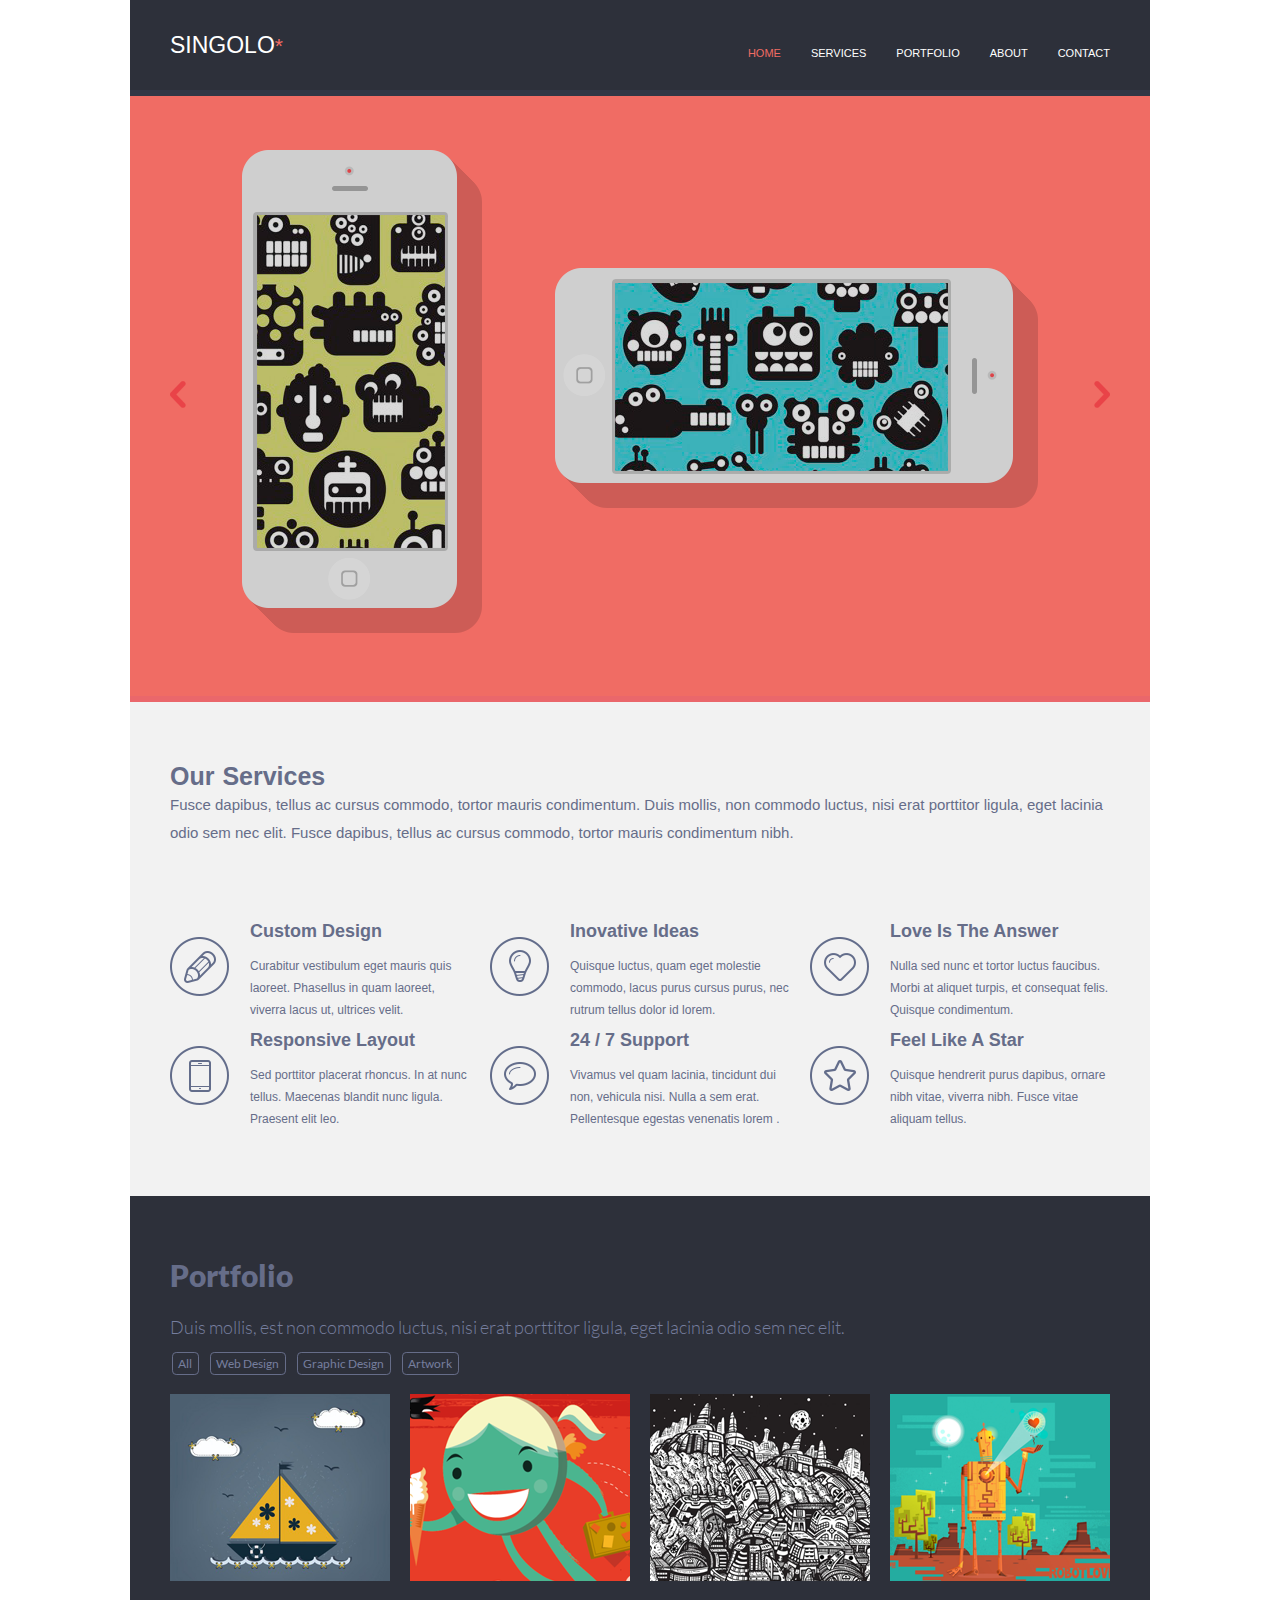
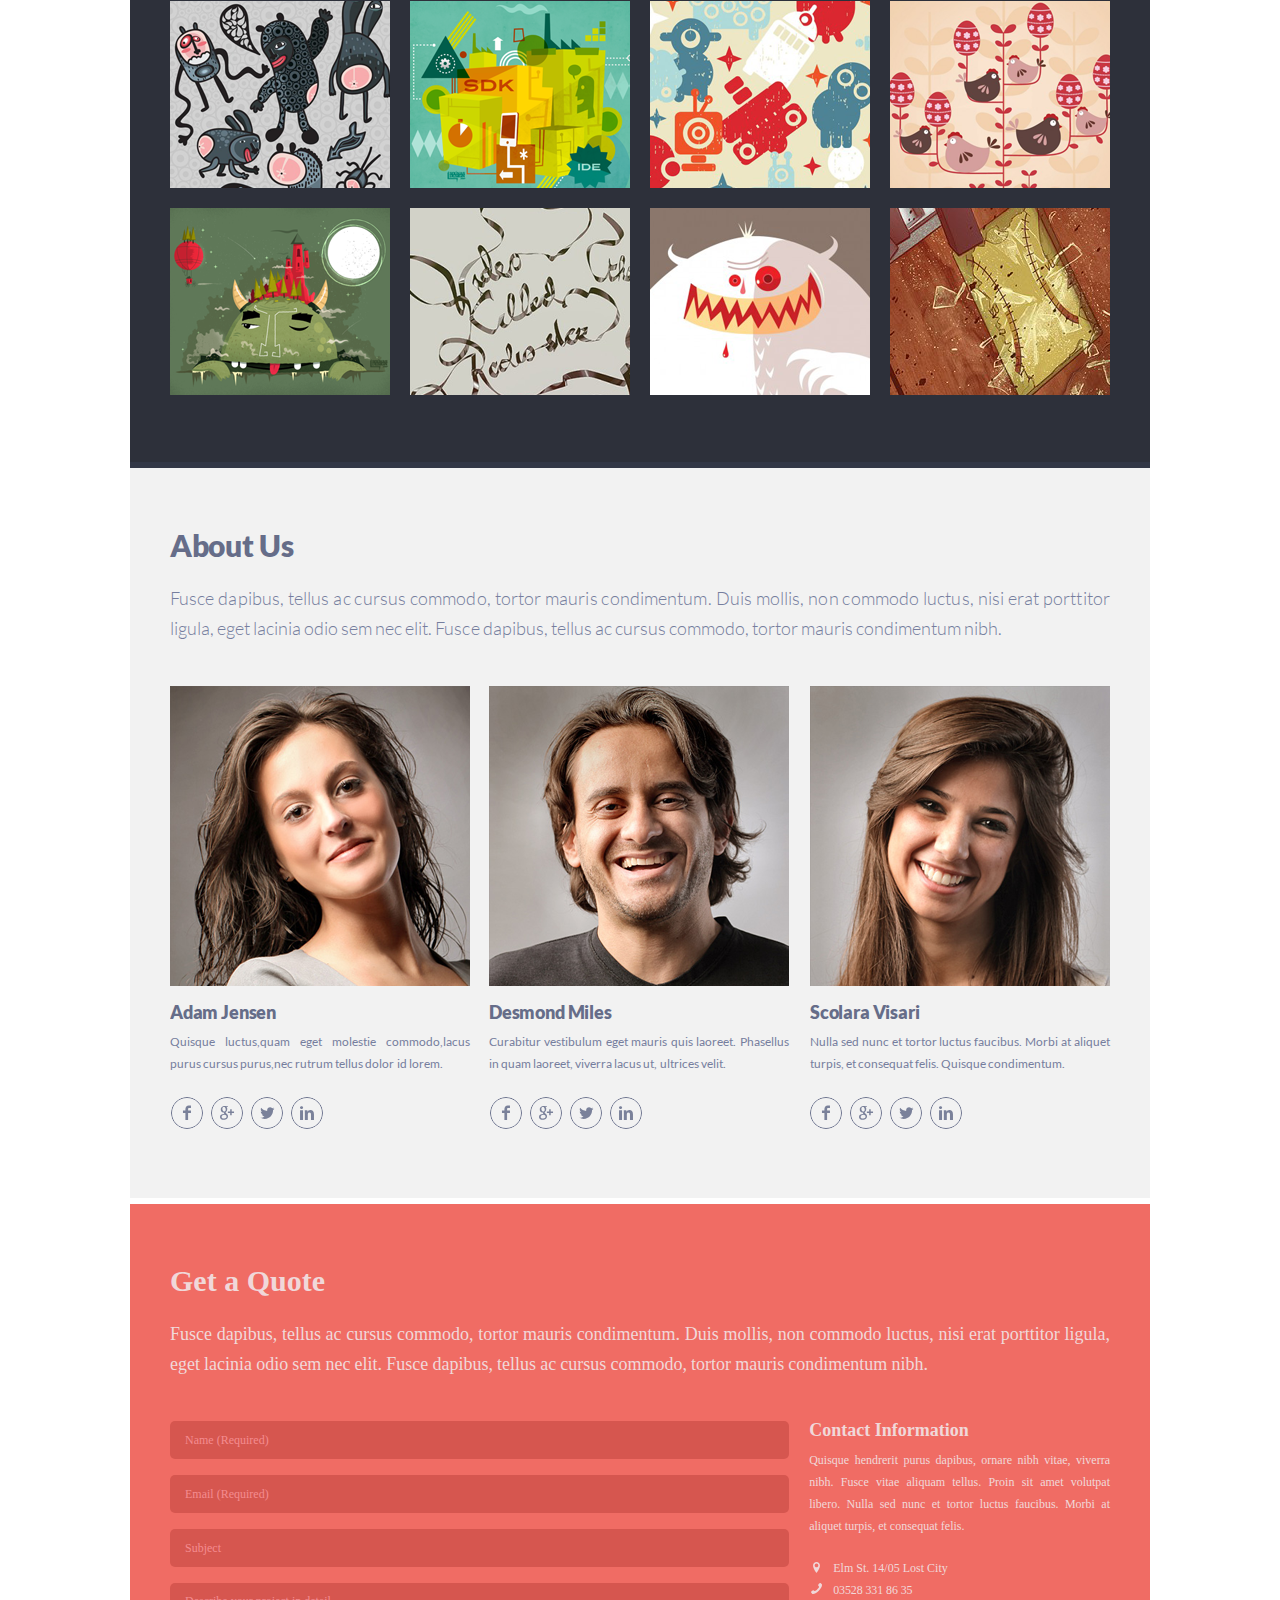
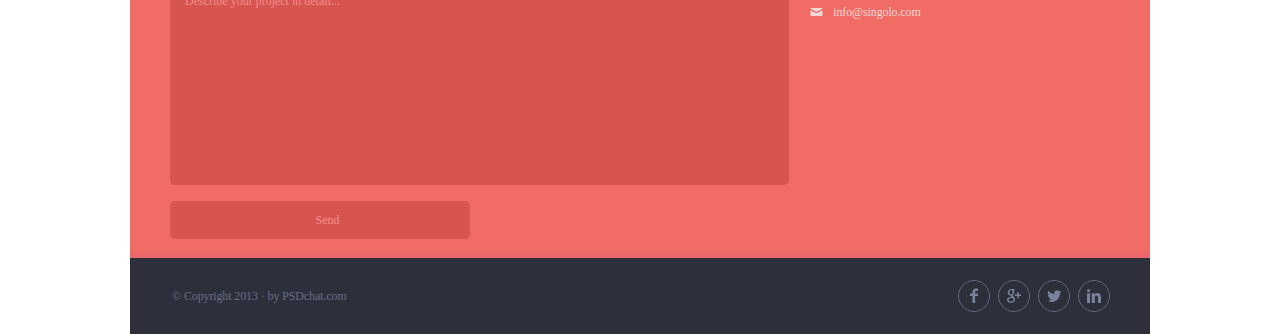
<file: index.html>
<!DOCTYPE html>
<html lang="en">
<head>
  <meta charset="UTF-8">
  <meta name="viewport" content="width=device-width, initial-scale=1.0">
  <link rel="stylesheet" href="fonts.css">
  <link rel="stylesheet" href="style.css">
  <title>Singolo</title>
</head>
<body>
  
  <header class="header">
    <div class="wrapper">
        <div class="header-content">
            <a><h1 class="logo">Singolo<flake>*</flake></h1></a>
            <nav class="header-navigation">
                <ul class="navigation">
                    <li><a href="#" class="active">Home</a></li>
                    <li><a href="#">Services</a></li>
                    <li><a href="#">Portfolio</a></li>
                    <li><a href="#">About</a></li>
                    <li><a href="#">Contact</a></li>
                </ul>
            </nav>
        </div>
        <div class="header-bottom"></div>
    </div>
</header>
<section class="slider">
<div class="wrapper">
    <div class="slider-content">
        <a class="slider-button-back"></a>
        <div class="vertical-phone">
            <img class="vertical-phone-base" src="assets/image/base-vertical-phone.png">
            <img class="vertical-phone-screen" src="assets/image/screen-vertical-phone.png">
            <img class="vertical-phone-shadow" src="assets/image/shadow-vertical-phone.png">
        </div>
        <div class="horizontal-phone">
            <img class="horizontal-phone-base" src="assets/image/base-horizontal-phone.png">
            <img class="horizontal-phone-screen" src="assets/image/screen-horizontal-phone.png">
            <img class="horizontal-phone-shadow"src="assets/image/shadow-horizontal-phone.png">
        </div>
        <a class="slider-button-forward"></a>
    </div>
    <div class="slider-bottom"></div>
  </div>
</section>

        <section class="our-services">
        <div class="wrapper1">
            <div class="our-services__content">
                <div class="our-services-text" >Our Services</div>
                <div class="annotation">Fusce dapibus, tellus ac cursus commodo, tortor mauris condimentum. Duis mollis, non commodo luctus, nisi erat porttitor ligula, eget lacinia odio sem nec elit. Fusce dapibus, tellus ac cursus commodo, tortor mauris condimentum nibh.</div>
                <div class="services">
                    <div class="card">
                        <div class="card__icon"><img src="assets/icons/pen.png" alt="card-1-icon"></div>
                        <div class="card__content">
                            <h4 class="card__title">Custom Design</h4>
                            <p class="card__description">Curabitur vestibulum eget mauris quis laoreet. Phasellus in quam laoreet, viverra lacus ut, ultrices velit.</p>
                        </div>
                    </div>
                    <div class="card">
                        <div class="card__icon"><img src="assets/icons/lamp.png" alt="card-2-icon"></div>
                        <div class="card__content">
                            <h4 class="card__title">Inovative Ideas</h4>
                            <p class="card__description">Quisque luctus, quam eget molestie commodo, lacus purus cursus purus, nec rutrum tellus dolor id lorem.</p>
                        </div>
                    </div>
                    <div class="card">
                        <div class="card__icon"><img src="assets/icons/heart.png" alt="card-3-icon"></div>
                        <div class="card__content">
                            <h4 class="card__title">Love Is The Answer</h4>
                            <p class="card__description">Nulla sed nunc et tortor luctus faucibus. Morbi at aliquet turpis, et consequat felis. Quisque condimentum.</p>
                        </div>
                    </div>
                    <div class="card">
                        <div class="card__icon"><img src="assets/icons/phone.png" alt="card-4-icon"></div>
                        <div class="card__content">
                            <h4 class="card__title">Responsive Layout</h4>
                            <p class="card__description">Sed porttitor placerat rhoncus. In at nunc tellus. Maecenas blandit nunc ligula. Praesent elit leo.</p>
                        </div>
                    </div>
                    <div class="card">
                        <div class="card__icon"><img src="assets/icons/messange.png" alt="card-5-icon"></div>
                        <div class="card__content">
                            <h4 class="card__title">24 / 7 Support</h4>
                            <p class="card__description">Vivamus vel quam lacinia, tincidunt dui non, vehicula nisi. Nulla a sem erat. Pellentesque egestas venenatis lorem .</p>
                        </div>
                    </div>
                    <div class="card">
                        <div class="card__icon"><img src="assets/icons/star.png" alt="card-6-icon"></div>
                        <div class="card__content">
                            <h4 class="card__title">Feel Like A Star</h4>
                            <p class="card__description">Quisque hendrerit purus dapibus, ornare nibh vitae, viverra nibh. Fusce vitae aliquam tellus.</p>
                        </div>
                        
                    </div>
                </div>
                
            </div>
            <div class="our-services-bottom"></div>
        </div>
        
    </section>
    <section class="portfolio">
      <div class="wrapper_portfolio">
        <h2 class="portfolio__title">Portfolio</h2>
        <p class="portfolio__description">
          Duis mollis, est non commodo luctus, nisi erat porttitor ligula, eget lacinia odio sem nec elit.
        </p>
        <div class="portfolio__navigation">
          <span class="portfolio__link">All</span>
          <span class="portfolio__link">Web Design</span>
          <span class="portfolio__link">Graphic Design</span>
          <span class="portfolio__link">Artwork</span>
        </div>
        <div class="portfolio__images">
          <img  class="portfolio__image" src="./assets/images/portfolio/ship.png" alt="ship" width="220" height="187">
          <img  class="portfolio__image" src="./assets/images/portfolio/icecream.png" alt="icecream" width="220" height="187">
          <img  class="portfolio__image" src="./assets/images/portfolio/night.png" alt="night" width="220" height="187">
          <img  class="portfolio__image" src="./assets/images/portfolio/woodcutter.png" alt="woodcutter" width="220" height="187">
          <img  class="portfolio__image" src="./assets/images/portfolio/bear.png" alt="bear" width="220" height="187">
          <img  class="portfolio__image" src="./assets/images/portfolio/phone.png" alt="phone" width="220" height="187">
          <img  class="portfolio__image" src="./assets/images/portfolio/rocket.png" alt="rocket" width="220" height="187">
          <img  class="portfolio__image" src="./assets/images/portfolio/chicken.png" alt="chicken" width="220" height="187">
          <img  class="portfolio__image" src="./assets/images/portfolio/check.png" alt="check" width="220" height="187">
          <img  class="portfolio__image" src="./assets/images/portfolio/text.png" alt="text" width="220" height="187">
          <img  class="portfolio__image" src="./assets/images/portfolio/blood.png" alt="blood" width="220" height="187">
          <img  class="portfolio__image" src="./assets/images/portfolio/glass.png" alt="glass" width="220" height="187">
        </div>
      </div>
    </section>
    <section class="about-us">
      <div class="wrapper_about-us">
        <h2 class="about-us__title">About Us</h2>
        <p class="about-us__description">
          Fusce dapibus, tellus ac cursus commodo, tortor mauris condimentum. Duis mollis, non commodo luctus, nisi erat porttitor
          <span>ligula, eget lacinia odio sem nec elit. Fusce dapibus, tellus ac cursus commodo, tortor mauris condimentum nibh.</span>
        </p>
        <div class="photo">
          <div class="employee">
            <div class="employee__details">
              <img src="./assets/images/employees/woman1.png" alt="Adam Jensen" width="300" height="300">
              <h3 class="employee__name">Adam Jensen</h3>
              <p class="employee__text">Quisque luctus,quam eget molestie commodo,lacus purus cursus purus,nec rutrum tellus dolor id lorem.</p>
            </div>
                <div class="social">
                <span class="social__ico ico_facebook"></span>
                <span class="social__ico ico_google-plus"></span>
                <span class="social__ico ico_twitter"></span>
                <span class="social__ico ico_linkedin"></span>
              </div>
                    </div>
          <div class="employee">
            <div class="employee__details">
              <img src="./assets/images/employees/man.png" alt="Desmond Miles" width="300" height="300">
              <h3 class="employee__name">Desmond Miles</h3>
              <p class="employee__text">Curabitur vestibulum eget mauris quis laoreet. Phasellus in quam laoreet, viverra lacus ut, ultrices velit.</p>
            </div>
            <div class="social">
              <div class="social">
                <span class="social__ico ico_facebook"></span>
                <span class="social__ico ico_google-plus"></span>
                <span class="social__ico ico_twitter"></span>
                <span class="social__ico ico_linkedin"></span>
              </div>
            </div>
          </div>
          <div class="employee">
            <div class="employee__details">
              <img src="./assets/images/employees/woman2.png" alt="Scolara Visari" width="300" height="300">
              <h3 class="employee__name">Scolara Visari</h3>
              <p class="employee__text">Nulla sed nunc et tortor luctus faucibus. Morbi at aliquet turpis, et consequat felis. Quisque condimentum.</p>
            </div>
            <div class="social">
              <span class="social__ico ico_facebook"></span>
              <span class="social__ico ico_google-plus"></span>
              <span class="social__ico ico_twitter"></span>
              <span class="social__ico ico_linkedin"></span>            
            </div>
          </div>
        </div>      
      </div>  
    </section> 
    <section class="feedback">
      <div class="wrapper wrapper_feedback">
        <h2 class="feedback__title title_text">Get a Quote</h2>
        <p class="feedback__description description_text">Fusce dapibus, tellus ac cursus commodo, tortor mauris condimentum. Duis mollis, non commodo luctus, nisi erat porttitor ligula, eget lacinia odio sem nec elit. Fusce dapibus, tellus ac cursus commodo, tortor mauris condimentum nibh.</p>
        <div class="layout-2-column">
          <div class="feedback__form">
            <form action="./index.html" method="get">
              <input class="feedback__input" type="text" name="name" placeholder="Name (Required)" maxlength="150" required>
              <input class="feedback__input" type="email" name="email" placeholder="Email (Required)" pattern="^[\w\.]+@[a-zA-Z_]+?\.[a-zA-Z]{2,3}$" required>
              <input class="feedback__input" type="text" name="subject" placeholder="Subject">
              <textarea class="feedback__input feedback__textarea" name="describe" cols="30" rows="10" placeholder="Describe your project in detail..."></textarea>
              <button class="feedback__input feedback__submit" type="submit">Send</button>
            </form>
          </div>        
          <div class="contact-information">
            <h3 class="contact-information__title">Contact Information</h3>
            <p class="contact-information__description contact-information_text">Quisque hendrerit purus dapibus, ornare nibh vitae, vive&shy;rra nibh. Fusce vitae aliquam tellus. Proin sit amet volutpat libero. Nulla sed nunc et tortor luctus faucibus. Morbi at aliquet turpis, et consequat felis.</p>
            <address></address>
            <span class="contact-information__link location__ico contact-information_text">Elm St. 14/05 Lost City</span>
            <a class="contact-information__link phone__ico contact-information_text" href="tel:+035283318635">03528 331 86 35</a>
            <a class="contact-information__link mail__ico contact-information_text" href="mailto:info@singolo.com">info@singolo.com</a>
          </div>
        </div>
      </div>
    </section>
  </main>
  <footer class="footer">
    <div class="wrapper wrapper_footer"> 
      <span class="footer__copyright">&copy; Copyright 2013 · by PSDchat.com</span>
      <div class="social footer__social">
        <span class="social__ico ico_facebook"></span>
        <span class="social__ico ico_google-plus"></span>
        <span class="social__ico ico_twitter"></span>
        <span class="social__ico ico_linkedin"></span>
      </div>
    </div>
  </footer>
</body>
<script src="./script.js"></script>
</html>
</file>
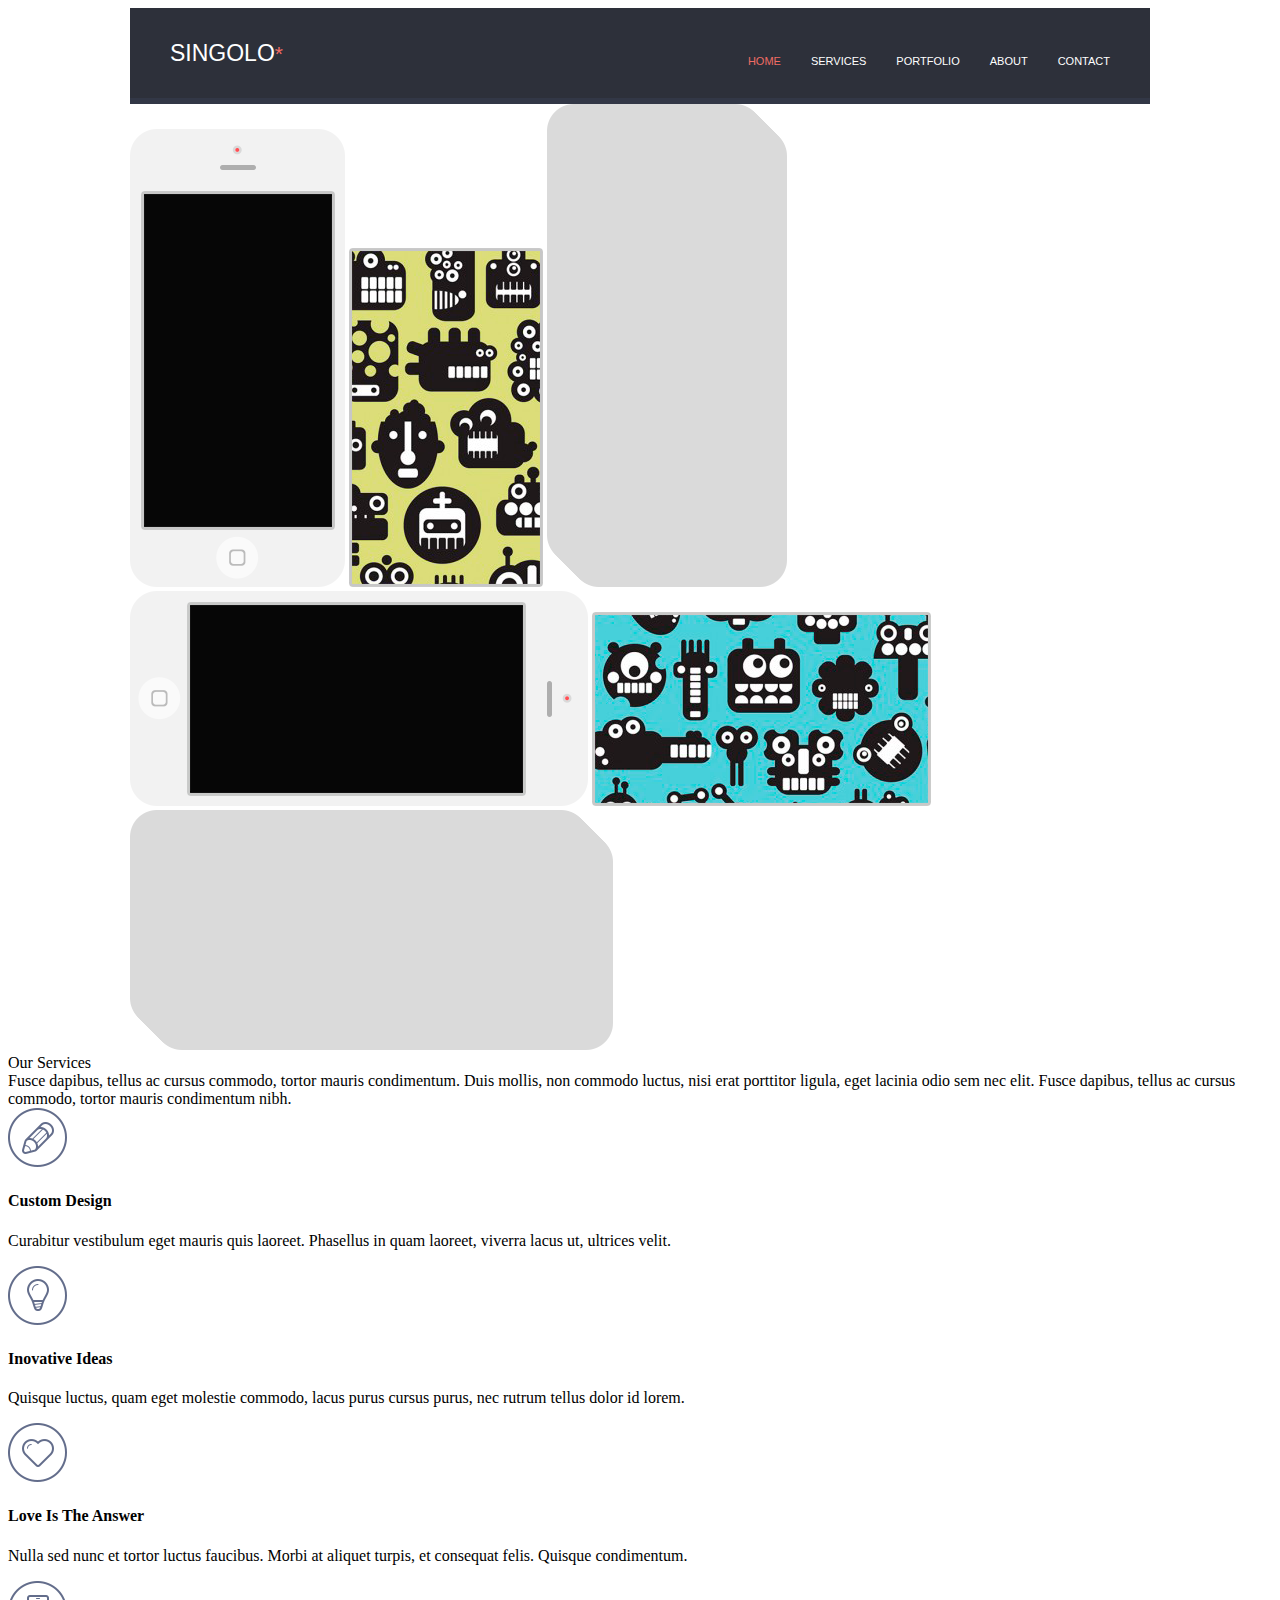
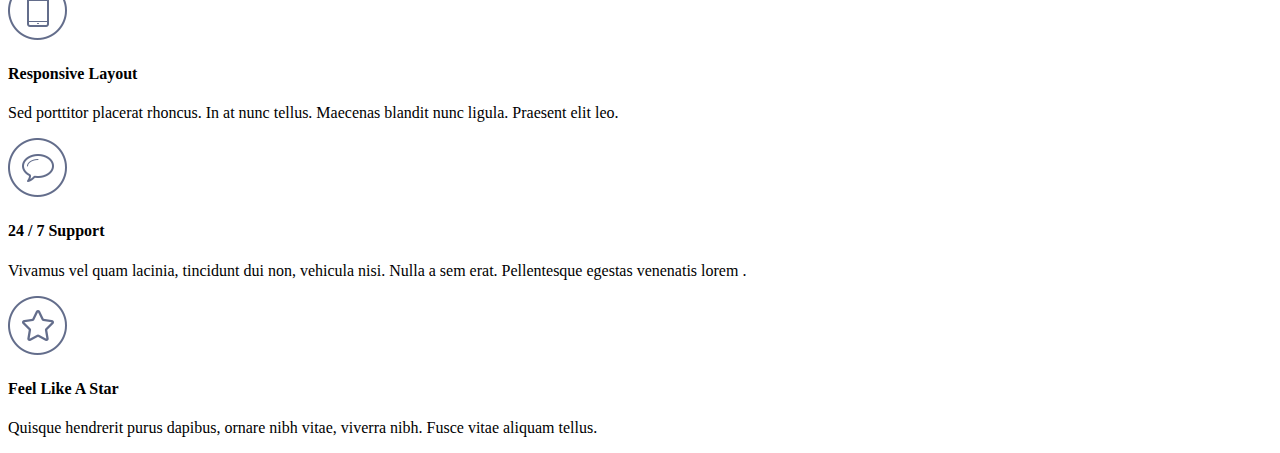
<file: singolo1.html>
<!DOCTYPE html>
<html lang="en">
<head>
    <meta charset="UTF-8">
    <meta name="viewport" content="width=device-width, initial-scale=1.0">
    <title>Singolo1</title>
 <link rel="stylesheet" href="singolo1.css">
</head>
<body>
    <header class="header">
        <div class="wrapper">
            <div class="header-content">
                <a><h1 class="logo">Singolo<flake>*</flake></h1></a>
                <nav class="header-navigation">
                    <ul class="navigation">
                        <li><a href="#" class="active">Home</a></li>
                        <li><a href="#">Services</a></li>
                        <li><a href="#">Portfolio</a></li>
                        <li><a href="#">About</a></li>
                        <li><a href="#">Contact</a></li>
                    </ul>
                </nav>
            </div>
            <div class="header-bottom"></div>
        </div>
    </header>
    <section class="slider">
    <div class="wrapper">
        <div class="slider-content">
            <a class="slider-button-back"></a>
            <div class="vertical-phone">
                <img class="vertical-phone-base" src="assets/image/base-vertical-phone.png">
                <img class="vertical-phone-screen" src="assets/image/screen-vertical-phone.png">
                <img class="vertical-phone-shadow" src="assets/image/shadow-vertical-phone.png">
            </div>
            <div class="horizontal-phone">
                <img class="horizontal-phone-base" src="assets/image/base-horizontal-phone.png">
                <img class="horizontal-phone-screen" src="assets/image/screen-horizontal-phone.png">
                <img class="horizontal-phone-shadow"src="assets/image/shadow-horizontal-phone.png">
            </div>
            <a class="slider-button-forward"></a>
        </div>
        <div class="slider-bottom"></div>
    </div>
        
</body>
</html>
</section>

            <section class="our-services">
            <div class="wrapper1">
                <div class="our-services__content">
                    <div class="our-services-text" >Our Services</div>
                    <div class="annotation">Fusce dapibus, tellus ac cursus commodo, tortor mauris condimentum. Duis mollis, non commodo luctus, nisi erat porttitor ligula, eget lacinia odio sem nec elit. Fusce dapibus, tellus ac cursus commodo, tortor mauris condimentum nibh.</div>
                    <div class="services">
                        <div class="card">
                            <div class="card__icon"><img src="assets/icons/pen.png" alt="card-1-icon"></div>
                            <div class="card__content">
                                <h4 class="card__title">Custom Design</h4>
                                <p class="card__description">Curabitur vestibulum eget mauris quis laoreet. Phasellus in quam laoreet, viverra lacus ut, ultrices velit.</p>
                            </div>
                        </div>
                        <div class="card">
                            <div class="card__icon"><img src="assets/icons/lamp.png" alt="card-2-icon"></div>
                            <div class="card__content">
                                <h4 class="card__title">Inovative Ideas</h4>
                                <p class="card__description">Quisque luctus, quam eget molestie commodo, lacus purus cursus purus, nec rutrum tellus dolor id lorem.</p>
                            </div>
                        </div>
                        <div class="card">
                            <div class="card__icon"><img src="assets/icons/heart.png" alt="card-3-icon"></div>
                            <div class="card__content">
                                <h4 class="card__title">Love Is The Answer</h4>
                                <p class="card__description">Nulla sed nunc et tortor luctus faucibus. Morbi at aliquet turpis, et consequat felis. Quisque condimentum.</p>
                            </div>
                        </div>
                        <div class="card">
                            <div class="card__icon"><img src="assets/icons/phone.png" alt="card-4-icon"></div>
                            <div class="card__content">
                                <h4 class="card__title">Responsive Layout</h4>
                                <p class="card__description">Sed porttitor placerat rhoncus. In at nunc tellus. Maecenas blandit nunc ligula. Praesent elit leo.</p>
                            </div>
                        </div>
                        <div class="card">
                            <div class="card__icon"><img src="assets/icons/messange.png" alt="card-5-icon"></div>
                            <div class="card__content">
                                <h4 class="card__title">24 / 7 Support</h4>
                                <p class="card__description">Vivamus vel quam lacinia, tincidunt dui non, vehicula nisi. Nulla a sem erat. Pellentesque egestas venenatis lorem .</p>
                            </div>
                        </div>
                        <div class="card">
                            <div class="card__icon"><img src="assets/icons/star.png" alt="card-6-icon"></div>
                            <div class="card__content">
                                <h4 class="card__title">Feel Like A Star</h4>
                                <p class="card__description">Quisque hendrerit purus dapibus, ornare nibh vitae, viverra nibh. Fusce vitae aliquam tellus.</p>
                            </div>
                            
                        </div>
                    </div>
                    
                </div>
                <div class="our-services-bottom"></div>
            </div>
            
        </section>
    </body>
</html>
</file>
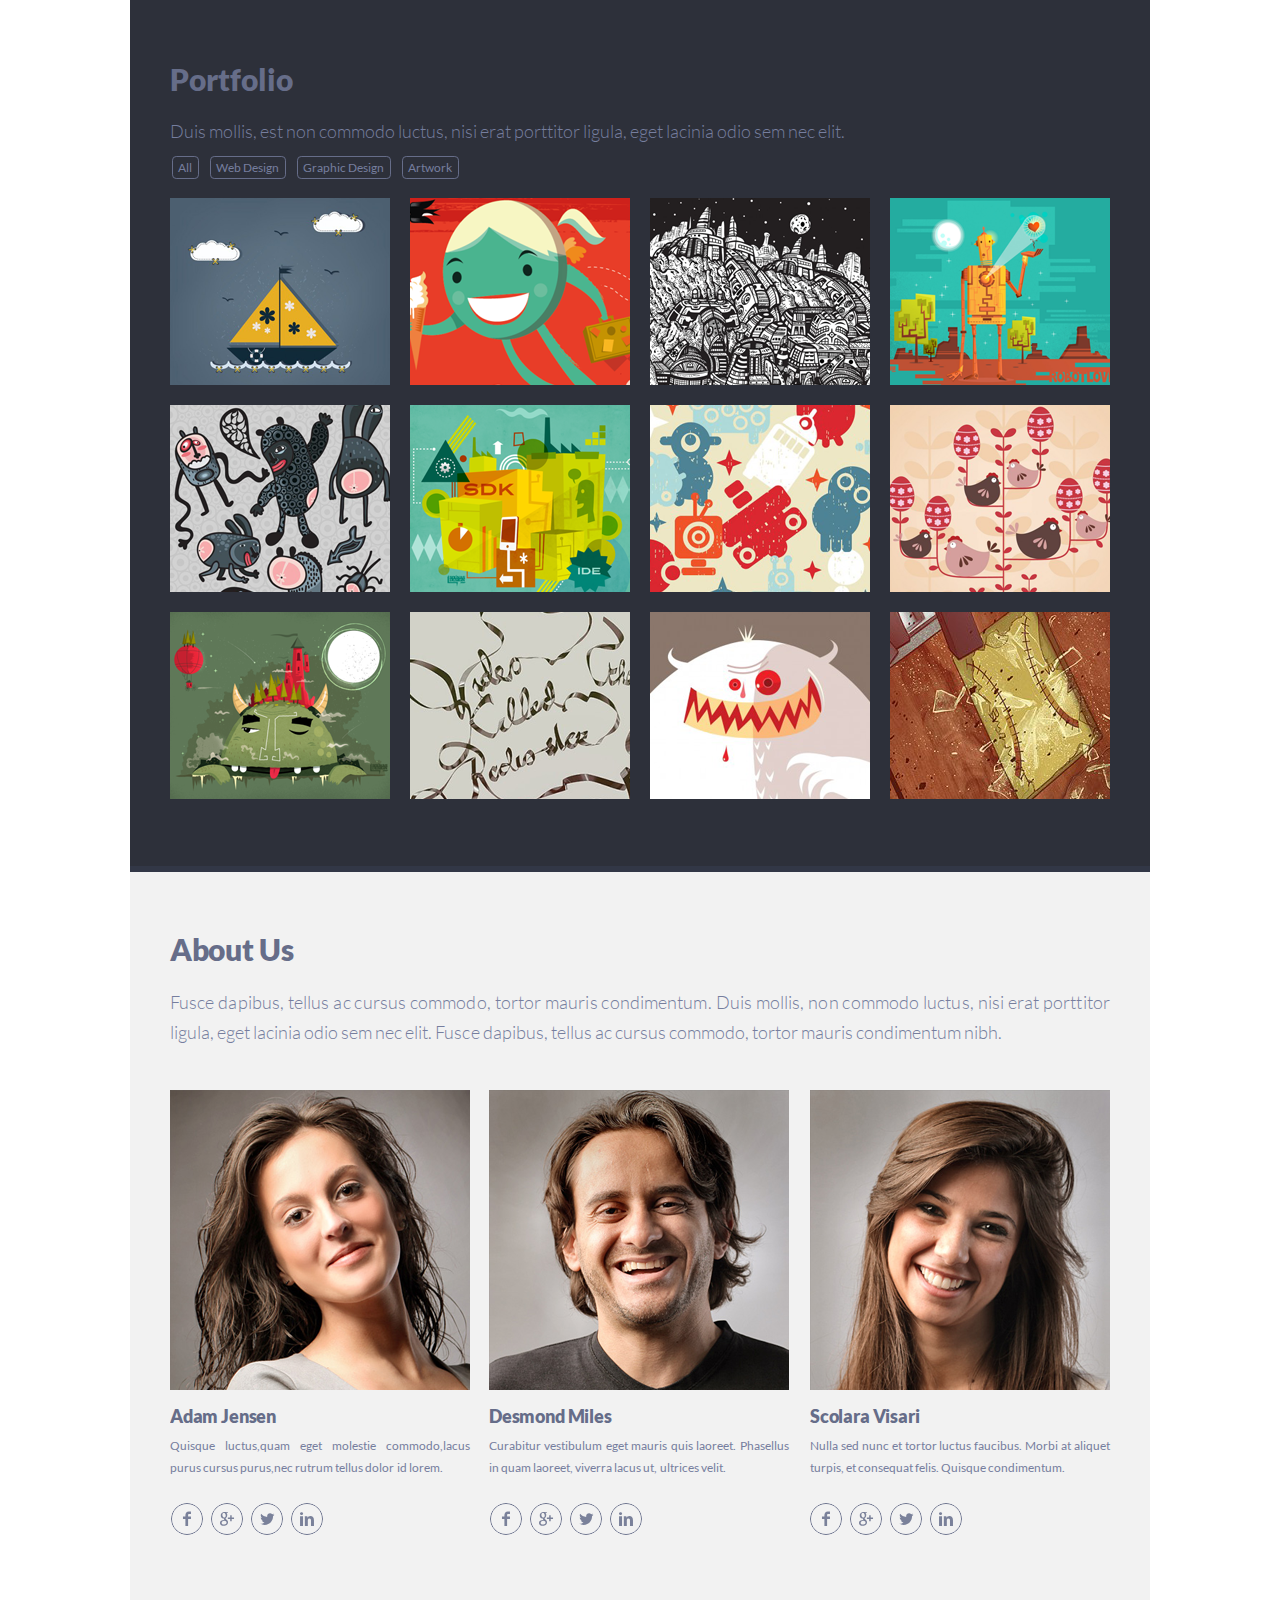
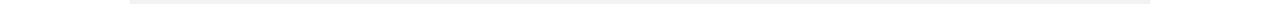
<file: singolo2.html>
<!DOCTYPE html>
<html lang="en">
<head>
  <meta charset="UTF-8">
  <meta name="viewport" content="width=device-width, initial-scale=1.0">
  <link rel="stylesheet" href="fonts.css">
  <link rel="stylesheet" href="singolo2.css">
  <title>Singolo. Part 2</title>
</head>
<body>
  <section class="portfolio">
    <div class="wrapper_portfolio">
      <h2 class="portfolio__title">Portfolio</h2>
      <p class="portfolio__description">
        Duis mollis, est non commodo luctus, nisi erat porttitor ligula, eget lacinia odio sem nec elit.
      </p>
      <div class="portfolio__navigation">
        <span class="portfolio__link">All</span>
        <span class="portfolio__link">Web Design</span>
        <span class="portfolio__link">Graphic Design</span>
        <span class="portfolio__link">Artwork</span>
      </div>
      <div class="portfolio__images">
        <img  class="portfolio__image" src="./assets/images/portfolio/ship.png" alt="ship" width="220" height="187">
        <img  class="portfolio__image" src="./assets/images/portfolio/icecream.png" alt="icecream" width="220" height="187">
        <img  class="portfolio__image" src="./assets/images/portfolio/night.png" alt="night" width="220" height="187">
        <img  class="portfolio__image" src="./assets/images/portfolio/woodcutter.png" alt="woodcutter" width="220" height="187">
        <img  class="portfolio__image" src="./assets/images/portfolio/bear.png" alt="bear" width="220" height="187">
        <img  class="portfolio__image" src="./assets/images/portfolio/phone.png" alt="phone" width="220" height="187">
        <img  class="portfolio__image" src="./assets/images/portfolio/rocket.png" alt="rocket" width="220" height="187">
        <img  class="portfolio__image" src="./assets/images/portfolio/chicken.png" alt="chicken" width="220" height="187">
        <img  class="portfolio__image" src="./assets/images/portfolio/check.png" alt="check" width="220" height="187">
        <img  class="portfolio__image" src="./assets/images/portfolio/text.png" alt="text" width="220" height="187">
        <img  class="portfolio__image" src="./assets/images/portfolio/blood.png" alt="blood" width="220" height="187">
        <img  class="portfolio__image" src="./assets/images/portfolio/glass.png" alt="glass" width="220" height="187">
      </div>
    </div>
  </section>
  <section class="about-us">
    <div class="wrapper_about-us">
      <h2 class="about-us__title">About Us</h2>
      <p class="about-us__description">
        Fusce dapibus, tellus ac cursus commodo, tortor mauris condimentum. Duis mollis, non commodo luctus, nisi erat porttitor
        <span>ligula, eget lacinia odio sem nec elit. Fusce dapibus, tellus ac cursus commodo, tortor mauris condimentum nibh.</span>
      </p>
      <div class="photo">
        <div class="employee">
          <div class="employee__details">
            <img src="./assets/images/employees/woman1.png" alt="Adam Jensen" width="300" height="300">
            <h3 class="employee__name">Adam Jensen</h3>
            <p class="employee__text">Quisque luctus,quam eget molestie commodo,lacus purus cursus purus,nec rutrum tellus dolor id lorem.</p>
          </div>
              <div class="social">
              <span class="social__ico ico_facebook"></span>
              <span class="social__ico ico_google-plus"></span>
              <span class="social__ico ico_twitter"></span>
              <span class="social__ico ico_linkedin"></span>
            </div>
                  </div>
        <div class="employee">
          <div class="employee__details">
            <img src="./assets/images/employees/man.png" alt="Desmond Miles" width="300" height="300">
            <h3 class="employee__name">Desmond Miles</h3>
            <p class="employee__text">Curabitur vestibulum eget mauris quis laoreet. Phasellus in quam laoreet, viverra lacus ut, ultrices velit.</p>
          </div>
          <div class="social">
            <div class="social">
              <span class="social__ico ico_facebook"></span>
              <span class="social__ico ico_google-plus"></span>
              <span class="social__ico ico_twitter"></span>
              <span class="social__ico ico_linkedin"></span>
            </div>
          </div>
        </div>
        <div class="employee">
          <div class="employee__details">
            <img src="./assets/images/employees/woman2.png" alt="Scolara Visari" width="300" height="300">
            <h3 class="employee__name">Scolara Visari</h3>
            <p class="employee__text">Nulla sed nunc et tortor luctus faucibus. Morbi at aliquet turpis, et consequat felis. Quisque condimentum.</p>
          </div>
          <div class="social">
            <span class="social__ico ico_facebook"></span>
            <span class="social__ico ico_google-plus"></span>
            <span class="social__ico ico_twitter"></span>
            <span class="social__ico ico_linkedin"></span>            
          </div>
        </div>
      </div>      
    </div>  
  </section> 
</body>
</html>
</file>
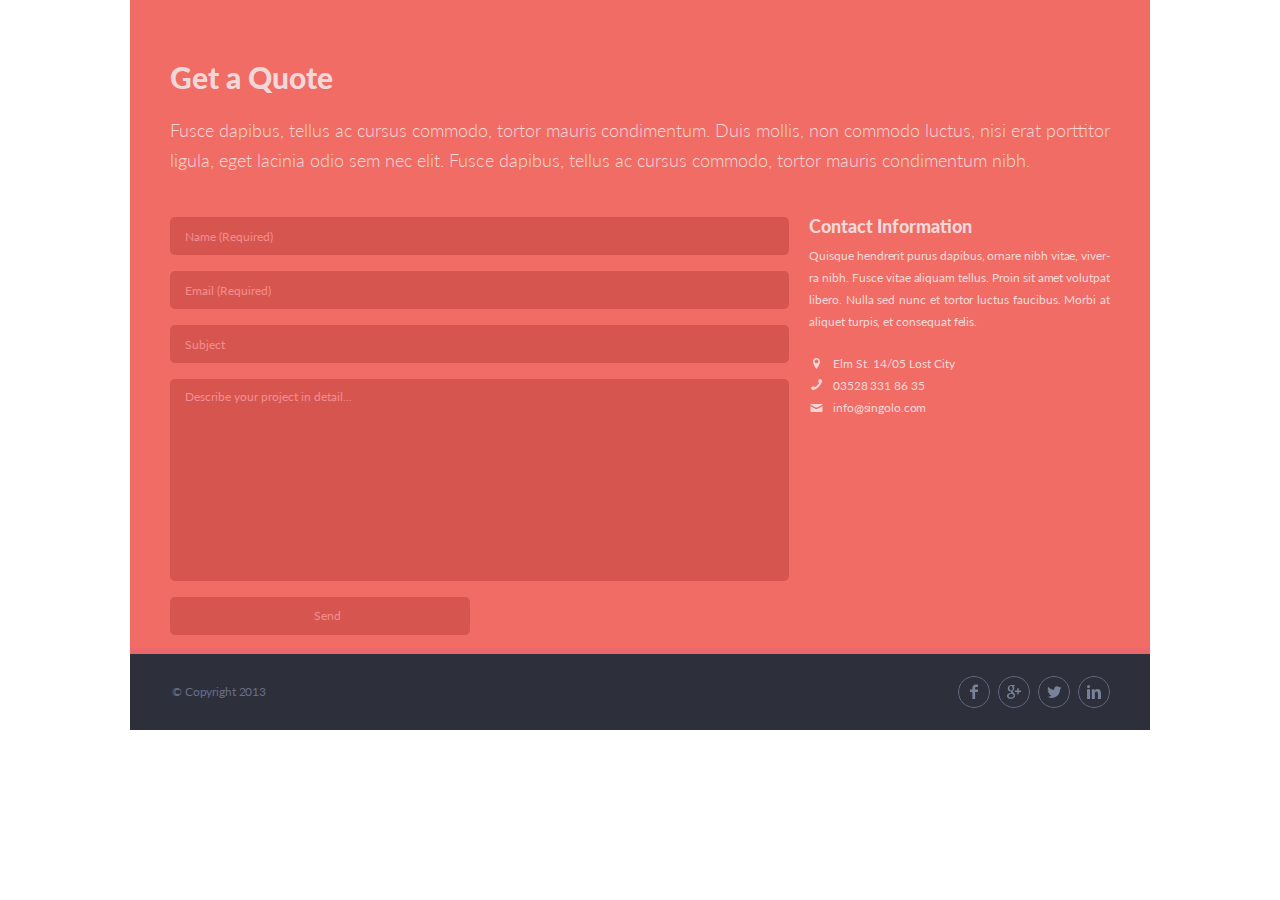
<file: singolo3.html>
<!DOCTYPE html>
<html lang="en">
<head>
  <meta charset="UTF-8">
  <meta name="viewport" content="width=device-width, initial-scale=1.0">
  <link rel="stylesheet" href="fonts.css">
  <link href="https://fonts.googleapis.com/css?family=Lato:300,400,700,900&display=swap" rel="stylesheet">
  <link rel="stylesheet" href="singolo3.css">
  <title>Singolo. Part 3</title>
</head>
<body>
  <section class="feedback">
    <div class="wrapper wrapper_feedback">
      <h2 class="feedback__title">Get a Quote</h2>
      <p class="feedback__description">Fusce dapibus, tellus ac cursus commodo, tortor mauris condimentum. Duis mollis, non commodo luctus, nisi erat porttitor <span>ligula, eget lacinia odio sem nec elit. Fusce dapibus, tellus ac cursus commodo, tortor mauris condimentum nibh.</span></p>
      <div class="layout-2-column">
        <div class="feedback__form">
          <form action="./singolo3.html" method="get">
            <input class="feedback__input" type="text" name="name" placeholder="Name (Required)" maxlength="150" required>
            <input class="feedback__input" type="email" name="email" placeholder="Email (Required)">
            <input class="feedback__input" type="text" name="subject" placeholder="Subject">
            <textarea class="feedback__input feedback__textarea" name="describe" cols="30" rows="10" placeholder="Describe your project in detail..."></textarea>
            <button class="feedback__input feedback__submit" type="submit">Send</button>
          </form>
        </div>        
        <div class="contact-information">
          <h3 class="contact-information__title">Contact Information</h3>
          <p class="contact-information__description contact-information_text"><span>Quisque hendrerit purus dapibus, ornare nibh vitae, viver&shy;ra nibh. Fusce vitae aliquam tellus. Proin sit amet volutpat libero. Nulla sed nunc et tortor luctus faucibus. Morbi at aliquet turpis, et consequat felis.</span></p>
          <span class="contact-information__link location__ico contact-information_text">Elm St. 14/05 Lost City</span>
          <a class="contact-information__link phone__ico contact-information_text" href="tel:+035283318635">03528 331 86 35</a>
          <a class="contact-information__link mail__ico contact-information_text" href="mailto:info@singolo.com">info@singolo.com</a>
        </div>
      </div>
    </div>
  </section>
  <footer class="footer">
    <div class="wrapper wrapper_footer"> 
      <span class="footer__copyright">&copy; Copyright 2013</span>
      <div class="social footer__social">
        <span class="social__ico ico_facebook"></span>
        <span class="social__ico ico_google-plus"></span>
        <span class="social__ico ico_twitter"></span>
        <span class="social__ico ico_link"></span>
      </div>
    </div>

  </footer>
 
</body>
</html>
</file>
<file: fonts.css>
@font-face {
  font-family: "Lato-Light";
  font-style: normal;
  font-weight:normal;
  font-size: 30px;
  src: local('Lato Light'), local('Lato-Light'),
       url('./assets/fonts/Lato-Light.ttf') format('woff2')
      
}

@font-face {
  font-family: 'Lato-Regular';
  font-style: normal;
  font-weight: 400;
  src: local('Lato Regular'), local('Lato-Regular'),
       url('./assets/fonts/Lato-Regular.ttf') format('woff2')
    
}


@font-face {
  font-family: 'Lato-Black';
  font-style: normal;
  font-weight: 900;
  src: local('Lato Black'), local('Lato-Black'),
       url('./assets/fonts/Lato-Black.ttf') format('woff2')
    
}
</file>
<file: style.css>
header{
position: sticky;
  top: 0;
  z-index: 3;
  scroll-margin-top: 60px;
}
.slider{
  width: 1020px;
  margin: 0 auto;
}
.header-bottom {
    width: 100%;
    height: 6px;
    background-color: #323746;
}

.logo {
    margin: 0;
    padding: 0;
    font-weight:normal;
    font-size: 23px;
    color: #ffffff;
    text-transform: uppercase;
}

.logo flake {
    color: #f06c64;
    font-size: 21px;
}

.navigation {
    display: flex;
    flex-wrap: wrap;
    list-style: none;
    padding-top:15px;
}

.active {
    color: #f06c64 !important;
}

.header-content {
    padding-right:10px;
    padding-left:40px;
    height: 90px;
    display: flex;
    flex-wrap: wrap;
    align-items: center;
    justify-content: space-between;

    background-color: #2d303a;

    font-family: "Lato Bold", Verdana, sans-serif;
}

.header-navigation {
    font-size: 11px;
    letter-spacing: 0.3em;
    text-transform: uppercase;
}

.header-navigation li {
    margin-right: 30px;

}
a {
    text-decoration: none;
    color: #ffffff;
    letter-spacing:normal;
}

.wrapper {
    width: 1020px;
    margin: 0 auto;
}

/*===== slider =======*/

.slider-content {
    position: relative;
    background-color: #f06c64;
    width: 100%;
    height: 600px;
}
/*vertical-phone*/

.vertical-phone {
    position: absolute;
    left: 112px;
    top: 54px;
}
.vertical-phone-base {
    position: absolute;
}

.vertical-phone-screen {
    position: absolute;
    top: 62px;
    left: 12px;
}

.vertical-phone-shadow {
    position: absolute;
}

/*horizontal-phone*/

.horizontal-phone {
    position: relative;
    left: 425px;
    top: 172px;
}

.horizontal-phone-base {
    position: absolute;
}
.horizontal-phone-screen {
    position: absolute;
    top: 12px;
    left: 57px;
}
.horizontal-phone-shadow {
    position: absolute;
}
.slider-bottom {
    background-color: #ea676b;
    width: 100%;
    height: 6px;
}

.slider-button-back {
    position: absolute;
    left: 40px;
    top: 285px;
    background-image: url("assets/image/back.png");
    display: block;
    width: 16px;
    height: 27px;
    cursor: pointer;
}

.slider-button-forward {
    position: absolute;
    right: 40px;
    top: 285px;
    background-image: url("assets/image/forward.png");
    display: block;
    width: 16px;
    height: 27px;
    cursor: pointer;
}
.display-off {
  opacity: 0;
}
/*===== our services =====*/

.our-services{
  width: 1020px;
  margin: 0 auto;

}
.wrapper1{
    height:494px;
    width: 1020px;
    margin: 0 auto;
}
.our-services__content {
    background-color: #f2f2f2;
    padding-top: 60px;
    padding-bottom: 20px;
    padding-left:40px;
    padding-right:40px;

}
.our-services-text{
    font-family: 'Lato Black', Verdana, sans-serif;
    font-size: 25px;
    word-spacing: 1px;
    font-weight:bold;
}
.our-services__content {
    color: #666d89;
}

.our-services__content h2 {
    font-family: 'Lato Black', Verdana, sans-serif;
    font-size: 30px;
}

.our-services__content > p {
    font-family: 'Lato Light', Verdana, sans-serif;
    font-size: 18px;
    line-height: 30px;
}

.services {
    padding-top: 30px;
    width: 100%;
    display:flex;
    flex-wrap: wrap;
    justify-content: space-between;
    margin: 40px 0;

}
.annotation {
    margin: 0;
    font-family: 'Lato Regular', Verdana, sans-serif;
    font-size: 15px;
    line-height: 28px;
    

}

.card {
    width: 300px;
    display: flex;
    margin: 5px 0;
}

.card__icon {
    margin-top: 15px;
    width: 60px;
    height: auto;
    display: flex;
    align-items: flex-start;
}
.card__content {
    width: 220px;
    margin-left: 20px;
}

.card__title {
    margin: 0 0 15px 0;
    font-family: 'Lato Black', Verdana, sans-serif;
    font-size: 18px;
    line-height: 18px;
}

.card__description {
    margin: 0;
    font-family: 'Lato Regular', Verdana, sans-serif;
    font-size: 12px;
    line-height: 22px;
}
.our-services-bottom {
    width: 100%;
    height: 6px;
    background-color:#f2f2f2;
}



body {
  margin: 0;
  padding: 0;
}
   
.wrapper_portfolio {
  max-width: 1020px;
  margin: 0 auto;
  padding-bottom: 67px;
  background-color: #2d303a;
  border-bottom: 6px solid #323746;
}

.portfolio__title {
  margin: 0;
  padding: 69px 0 0 40px;
  font-size: 30px;
  line-height: 20px;
  color: #666d89;
  font-family: "Lato-Black",sans-serif;
  font-weight: 750;
  text-align: left;
}

.portfolio__description {
  margin: 19px 0 12px 0;
  padding: 10px 0 0 40px;
  font-size: 18px;
  line-height: 26px;
  color: #767e9e;
  font-family: "Lato-Light",sans-serif;
  font-weight: 300;
  font-stretch:normal;
  
  letter-spacing:0.81 ;
  text-align: left;
}

.portfolio__navigation {

  padding-left: 40px;
}

.portfolio__link {
  height: auto;
  width: auto;
  margin: 0 5px 0 2px;
  padding: 3px 6px 3px 5px;
  font-size: 12px;
  color: #767e9e;
  font-family: "Lato-Regular";
  font-weight: 500;
  text-align: center;
  line-height: 24px;
  border: 1px solid #666d89;
  border-radius: 4.2px;
    }

.portfolio__link:hover {
  cursor: pointer;
  color: #dedede;
  border: 1px solid #c5c5c5;
}

.portfolio__images {
  width: 940px;
  height: 601px;
  display: flex;
  flex-wrap: wrap;
  justify-content: space-between;
  align-content: space-between;
  overflow: hidden;
  margin: 18px 40px 0;
}

.portfolio__image {
  margin-bottom: 20px;
}
.about-us__description span{
      word-spacing:0.01px;
      letter-spacing: 0.01px;
}
.wrapper_about-us {
  max-width: 1020px;
  margin: 0 auto;
  padding-bottom: 63px;
  background-color: #f2f2f2;
  border-bottom: 6px solid #ffffff;
}

.about-us__title {
  margin: 0;
  padding: 68px 0 0 40px;
  font-size: 30px;
  line-height: 18px;
  color: #666d89;
  font-family: "Lato-Black",sans-serif;
  word-spacing: 0.001px;
  font-weight: 900;
  text-align: left;
  letter-spacing: -0.01em;
  font-stretch:condensed;
}

.about-us__description {
  padding: 11px 0 0 40px;
  width: 940px;
  height: 57px;
  font-size: 18px;
  line-height: 30px;
  color: #767e9e;
  font-family: "Lato-Light",sans-serif;
  font-weight: 300;
  text-align: justify;
  letter-spacing:0.1px;
  word-spacing: 0.1px;
  
  font-weight: lighter;
}

.photo {
  display: flex;
  justify-content: space-between;
  margin: 2px 40px;
}

.employee {
  width: 300px;
  margin: 28px 2px 0 0;
}

.employee:last-child {
  margin: 28px 0px 0 2px;
}

.employee__name {
  max-width: inherit;
  margin: 0;
  padding: 13px 1px 0 0px;
  font-size: 18px;
  line-height: 18px;
  color: #666d89;
  font-family: "Lato-Black";
  font-weight: 900;
  text-align: left;
  letter-spacing: -0.01em;
  text-overflow: ellipsis;
  overflow: hidden;
  white-space: nowrap;
}

.employee__text {
  margin-top: 0;
  padding-top: 10px;
  font-size: 12px;
  line-height: 22px;
  color: #767e9e;
  font-family: "Lato-Regular";
  font-weight: 400;
  text-align: justify;
  word-spacing: 0.1px;
  letter-spacing: ;
}

.employee:last-child > .social {
  margin-left: -1px;
}

.social__ico {
  display: inline-block;
  width: 32px;
  height: 32px;
  margin: 12px 3px 0 1px;
  padding-right: 0px;
  border-radius: 32px;
}

.social__ico:hover {
  cursor: pointer;
  box-shadow: 0 0 5px 1px #666d89;
}

.ico_facebook {
  background-image: url(./assets/images/icons/facebook.svg);
}

.ico_google-plus {
  background-image: url(./assets/images/icons/google-plus.svg);
}

.ico_twitter {
  background-image: url(./assets/images/icons/twitter.svg);
}

.ico_linkedin {
  background-image: url(./assets/images/icons/linkedin.svg);
}
.wrapper {
  max-width: 1020px;
  margin: 0 auto;
}

.wrapper_feedback {
  background-color: #f06c64;
  border-bottom: 6px solid #ea676b;
}

.feedback__title {
  margin: 0;
  padding: 68px 0 0 40px;
  font-size: 30px;
  line-height: 18px;
  color: #f0d8d9;
  font-family: "Lato";
  font-weight: 900;
  text-align: left;
}

.feedback__description {
  margin: 19px 0 10px 0;
  padding: 10px 40px 0 40px;
  font-size: 18px;
  line-height: 30px;
  color: #f0d8d9;
  font-family: "Lato";
  font-weight: 300;
  text-align: justify;
  word-spacing: -0.02em;
}

.layout-2-column {
  display: flex;
  margin: 40px 40px 0;
  justify-content: space-between;
}

.feedback__form {
  width: 66%;
  margin-top: 2px;
}

.contact-information {
  width: 32%;
}

.feedback span{
  word-spacing:0.01px;
  letter-spacing: 0.01px;
  }

.feedback__input {
  display: block;
  width: calc(100% - 16px);
  margin-bottom: 16px;
  padding: 0 0 0 15px;
  height: 38px;
  font-size: 12px;
  line-height: 22px;
  color: #f48c8f;
  font-family: "Lato";
  font-weight: 400;
  text-align: left;
  border: none;
  border-radius: 5px;
  background-color: #d6564f;
}

.feedback__input::placeholder {
  color: #f48c8f;
}

.feedback__input:hover {
  transition: 0.8s;
  background-color: #be544d;
}

.feedback__input::-ms-input-placeholder {
  color: #f48c8f;
}

.feedback__textarea {
  height: 195px;
  padding-top: 7px;
  resize: none;
}

.feedback__submit {
  margin-bottom: 13px;
  text-align: center;
  cursor: pointer;
  width: calc(50% - 10px);
 
}


.contact-information__title {
  margin: 2px 0 0 0;
  font-size: 18px;
  line-height: 18px;
  color: #f0d8d9;
  font-family: "Lato";
  font-weight: 900;
  text-align: left;
}

.contact-information__description {
  margin: 10px 0 20px 0;
}

.contact-information_text {
  font-size: 12px;
  line-height: 22px;
  color: #f0d8d9;
  font-family: "Lato";
  font-weight: 400;
  text-align: justify;
}

.contact-information__description span{
  word-spacing: -0.05px;
  letter-spacing: -0.05px;
  }

.contact-information__location {
  display: block;
}

.contact-information__link {
  display: block;
  margin: 0;
  padding: 0;
  text-decoration: none;
  letter-spacing: -0.01em;
}

.contact-information__link::before {
  display: inline-block;
  width: 13px;
  height: 11px;
  margin-right: 10px;
  margin-left: 1px;
  content: "";
  background-repeat: no-repeat;
  background-size: contain;
  background-position: bottom;
}

.location__ico::before {
  background-image: url("./assets/images/icons/location.svg");
  margin-bottom: -1px;
}

.phone__ico::before {
  background-image: url("./assets/images/icons/phone.svg");
}

.mail__ico::before {
  background-image: url("./assets/images/icons/mail.svg");
}

.wrapper_footer {
  display: flex;
  height: 76px;
  justify-content: space-between;
  align-items: center;
  background-color: #2d303a;
}

.footer__copyright {
  margin-left: 42px;
  font-size: 12px;
  line-height: 22px;
  color: #666d89;
  font-family: "Lato";
  font-weight: 400;
  text-align: left;
  letter-spacing: -0.01em;
}

.footer__social {
  margin-bottom: 7px;
  margin-right: 37px;
}

.social__ico {
  display: inline-block;
  width: 32px;
  height: 32px;
  margin: 10px 3px 0 1px;
  padding-right: 0px;
  border-radius: 32px;
}

.social__ico:hover {
  cursor: pointer;
  box-shadow: 0 0 10px 3px #ffffff;
}

.ico_facebook {
  background-image: url(./assets/images/icons/facebook.svg);
}

.ico_google-plus {
  background-image: url(./assets/images/icons/google-plus.svg);
}

.ico_twitter {
  background-image: url(./assets/images/icons/twitter.svg);
}

.ico_link {
  background-image: url(./assets/images/icons/link.svg);
}
</file>
<file: singolo1.css>
.header {
}
.header-bottom {
    width: 100%;
    height: 6px;
    background-color: #323746;
}

.logo {
    margin: 0;
    padding: 0;
    font-weight:normal;
    font-size: 23px;
    color: #ffffff;
    text-transform: uppercase;
}

.logo flake {
    color: #f06c64;
    font-size: 21px;
}

.navigation {
    display: flex;
    flex-wrap: wrap;
    list-style: none;
    padding-top:15px;
}

.active {
    color: #f06c64 !important;
}

.header-content {
    padding-right:10px;
    padding-left:40px;
    height: 90px;
    display: flex;
    flex-wrap: wrap;
    align-items: center;
    justify-content: space-between;

    background-color: #2d303a;

    font-family: "Lato Bold", Verdana, sans-serif;
}

.header-navigation {
    font-size: 11px;
    letter-spacing: 0.3em;
    text-transform: uppercase;
}

.header-navigation li {
    margin-right: 30px;

}
a {
    text-decoration: none;
    color: #ffffff;
    letter-spacing:normal;
}

.wrapper {
    width: 1020px;
    margin: 0 auto;
}

.slider {
    
    
}



.our-services{
    
}
</file>
<file: singolo2.css>
body {
    margin: 0;
    padding: 0;
  }
     
  .wrapper_portfolio {
    max-width: 1020px;
    margin: 0 auto;
    padding-bottom: 67px;
    background-color: #2d303a;
    border-bottom: 6px solid #323746;
  }
  
  .portfolio__title {
    margin: 0;
    padding: 69px 0 0 40px;
    font-size: 30px;
    line-height: 20px;
    color: #666d89;
    font-family: "Lato-Black",sans-serif;
    font-weight: 750;
    text-align: left;
  }
  
  .portfolio__description {
    margin: 19px 0 12px 0;
    padding: 10px 0 0 40px;
    font-size: 18px;
    line-height: 26px;
    color: #767e9e;
    font-family: "Lato-Light",sans-serif;
    font-weight: 300;
    font-stretch:normal;
    
    letter-spacing:0.81 ;
    text-align: left;
  }
  
  .portfolio__navigation {
  
    padding-left: 40px;
  }
  
  .portfolio__link {
    height: auto;
    width: auto;
    margin: 0 5px 0 2px;
    padding: 3px 6px 3px 5px;
    font-size: 12px;
    color: #767e9e;
    font-family: "Lato-Regular";
    font-weight: 500;
    text-align: center;
    line-height: 24px;
    border: 1px solid #666d89;
    border-radius: 4.2px;
      }
  
  .portfolio__link:hover {
    cursor: pointer;
    color: #dedede;
    border: 1px solid #c5c5c5;
  }
  
  .portfolio__images {
    width: 940px;
    height: 601px;
    display: flex;
    flex-wrap: wrap;
    justify-content: space-between;
    align-content: space-between;
    overflow: hidden;
    margin: 18px 40px 0;
  }
  
  .portfolio__image {
    margin-bottom: 20px;
  }
  .about-us__description span{
        word-spacing:0.01px;
        letter-spacing: 0.01px;
  }
  .wrapper_about-us {
    max-width: 1020px;
    margin: 0 auto;
    padding-bottom: 63px;
    background-color: #f2f2f2;
    border-bottom: 6px solid #ffffff;
  }
  
  .about-us__title {
    margin: 0;
    padding: 68px 0 0 40px;
    font-size: 30px;
    line-height: 18px;
    color: #666d89;
    font-family: "Lato-Black",sans-serif;
    word-spacing: 0.001px;
    font-weight: 900;
    text-align: left;
    letter-spacing: -0.01em;
    font-stretch:condensed;
  }
  
  .about-us__description {
    padding: 11px 0 0 40px;
    width: 940px;
    height: 57px;
    font-size: 18px;
    line-height: 30px;
    color: #767e9e;
    font-family: "Lato-Light",sans-serif;
    font-weight: 300;
    text-align: justify;
    letter-spacing:0.1px;
    word-spacing: 0.1px;
    
    font-weight: lighter;
  }
  
  .photo {
    display: flex;
    justify-content: space-between;
    margin: 2px 40px;
  }
  
  .employee {
    width: 300px;
    margin: 28px 2px 0 0;
  }
  
  .employee:last-child {
    margin: 28px 0px 0 2px;
  }
  
  .employee__name {
    max-width: inherit;
    margin: 0;
    padding: 13px 1px 0 0px;
    font-size: 18px;
    line-height: 18px;
    color: #666d89;
    font-family: "Lato-Black";
    font-weight: 900;
    text-align: left;
    letter-spacing: -0.01em;
    text-overflow: ellipsis;
    overflow: hidden;
    white-space: nowrap;
  }
  
  .employee__text {
    margin-top: 0;
    padding-top: 10px;
    font-size: 12px;
    line-height: 22px;
    color: #767e9e;
    font-family: "Lato-Regular";
    font-weight: 400;
    text-align: justify;
    word-spacing: 0.1px;
    letter-spacing: ;
  }
  
  .employee:last-child > .social {
    margin-left: -1px;
  }
  
  .social__ico {
    display: inline-block;
    width: 32px;
    height: 32px;
    margin: 12px 3px 0 1px;
    padding-right: 0px;
    border-radius: 32px;
  }
  
  .social__ico:hover {
    cursor: pointer;
    box-shadow: 0 0 5px 1px #666d89;
  }
  
  .ico_facebook {
    background-image: url(./assets/images/icons/facebook.svg);
  }
  
  .ico_google-plus {
    background-image: url(./assets/images/icons/google-plus.svg);
  }
  
  .ico_twitter {
    background-image: url(./assets/images/icons/twitter.svg);
  }
  
  .ico_linkedin {
    background-image: url(./assets/images/icons/linkedin.svg);
  }
</file>
<file: singolo3.css>
body {
  margin: 0;
  padding: 0;
}

.wrapper {
  max-width: 1020px;
  margin: 0 auto;
}

.wrapper_feedback {
  background-color: #f06c64;
  border-bottom: 6px solid #ea676b;
}

.feedback__title {
  margin: 0;
  padding: 68px 0 0 40px;
  font-size: 30px;
  line-height: 18px;
  color: #f0d8d9;
  font-family: "Lato";
  font-weight: 900;
  text-align: left;
}

.feedback__description {
  margin: 19px 0 10px 0;
  padding: 10px 40px 0 40px;
  font-size: 18px;
  line-height: 30px;
  color: #f0d8d9;
  font-family: "Lato";
  font-weight: 300;
  text-align: justify;
  word-spacing: -0.02em;
}

.layout-2-column {
  display: flex;
  margin: 40px 40px 0;
  justify-content: space-between;
}

.feedback__form {
  width: 66%;
  margin-top: 2px;
}

.contact-information {
  width: 32%;
}

.feedback span{
  word-spacing:0.01px;
  letter-spacing: 0.01px;
  }

.feedback__input {
  display: block;
  width: calc(100% - 16px);
  margin-bottom: 16px;
  padding: 0 0 0 15px;
  height: 38px;
  font-size: 12px;
  line-height: 22px;
  color: #f48c8f;
  font-family: "Lato";
  font-weight: 400;
  text-align: left;
  border: none;
  border-radius: 5px;
  background-color: #d6564f;
}

.feedback__input::placeholder {
  color: #f48c8f;
}

.feedback__input:hover {
  transition: 0.8s;
  background-color: #be544d;
}

.feedback__input::-ms-input-placeholder {
  color: #f48c8f;
}

.feedback__textarea {
  height: 195px;
  padding-top: 7px;
  resize: none;
}

.feedback__submit {
  margin-bottom: 13px;
  text-align: center;
  cursor: pointer;
  width: calc(50% - 10px);
 
}


.contact-information__title {
  margin: 2px 0 0 0;
  font-size: 18px;
  line-height: 18px;
  color: #f0d8d9;
  font-family: "Lato";
  font-weight: 900;
  text-align: left;
}

.contact-information__description {
  margin: 10px 0 20px 0;
}

.contact-information_text {
  font-size: 12px;
  line-height: 22px;
  color: #f0d8d9;
  font-family: "Lato";
  font-weight: 400;
  text-align: justify;
}

.contact-information__description span{
  word-spacing: -0.05px;
  letter-spacing: -0.05px;
  }

.contact-information__location {
  display: block;
}

.contact-information__link {
  display: block;
  margin: 0;
  padding: 0;
  text-decoration: none;
  letter-spacing: -0.01em;
}

.contact-information__link::before {
  display: inline-block;
  width: 13px;
  height: 11px;
  margin-right: 10px;
  margin-left: 1px;
  content: "";
  background-repeat: no-repeat;
  background-size: contain;
  background-position: bottom;
}

.location__ico::before {
  background-image: url("./assets/images/icons/location.svg");
  margin-bottom: -1px;
}

.phone__ico::before {
  background-image: url("./assets/images/icons/phone.svg");
}

.mail__ico::before {
  background-image: url("./assets/images/icons/mail.svg");
}

.wrapper_footer {
  display: flex;
  height: 76px;
  justify-content: space-between;
  align-items: center;
  background-color: #2d303a;
}

.footer__copyright {
  margin-left: 42px;
  font-size: 12px;
  line-height: 22px;
  color: #666d89;
  font-family: "Lato";
  font-weight: 400;
  text-align: left;
  letter-spacing: -0.01em;
}

.footer__social {
  margin-bottom: 7px;
  margin-right: 37px;
}

.social__ico {
  display: inline-block;
  width: 32px;
  height: 32px;
  margin: 10px 3px 0 1px;
  padding-right: 0px;
  border-radius: 32px;
}

.social__ico:hover {
  cursor: pointer;
  box-shadow: 0 0 10px 3px #ffffff;
}

.ico_facebook {
  background-image: url(./assets/images/icons/facebook.svg);
}

.ico_google-plus {
  background-image: url(./assets/images/icons/google-plus.svg);
}

.ico_twitter {
  background-image: url(./assets/images/icons/twitter.svg);
}

.ico_link {
  background-image: url(./assets/images/icons/link.svg);
}
</file>
